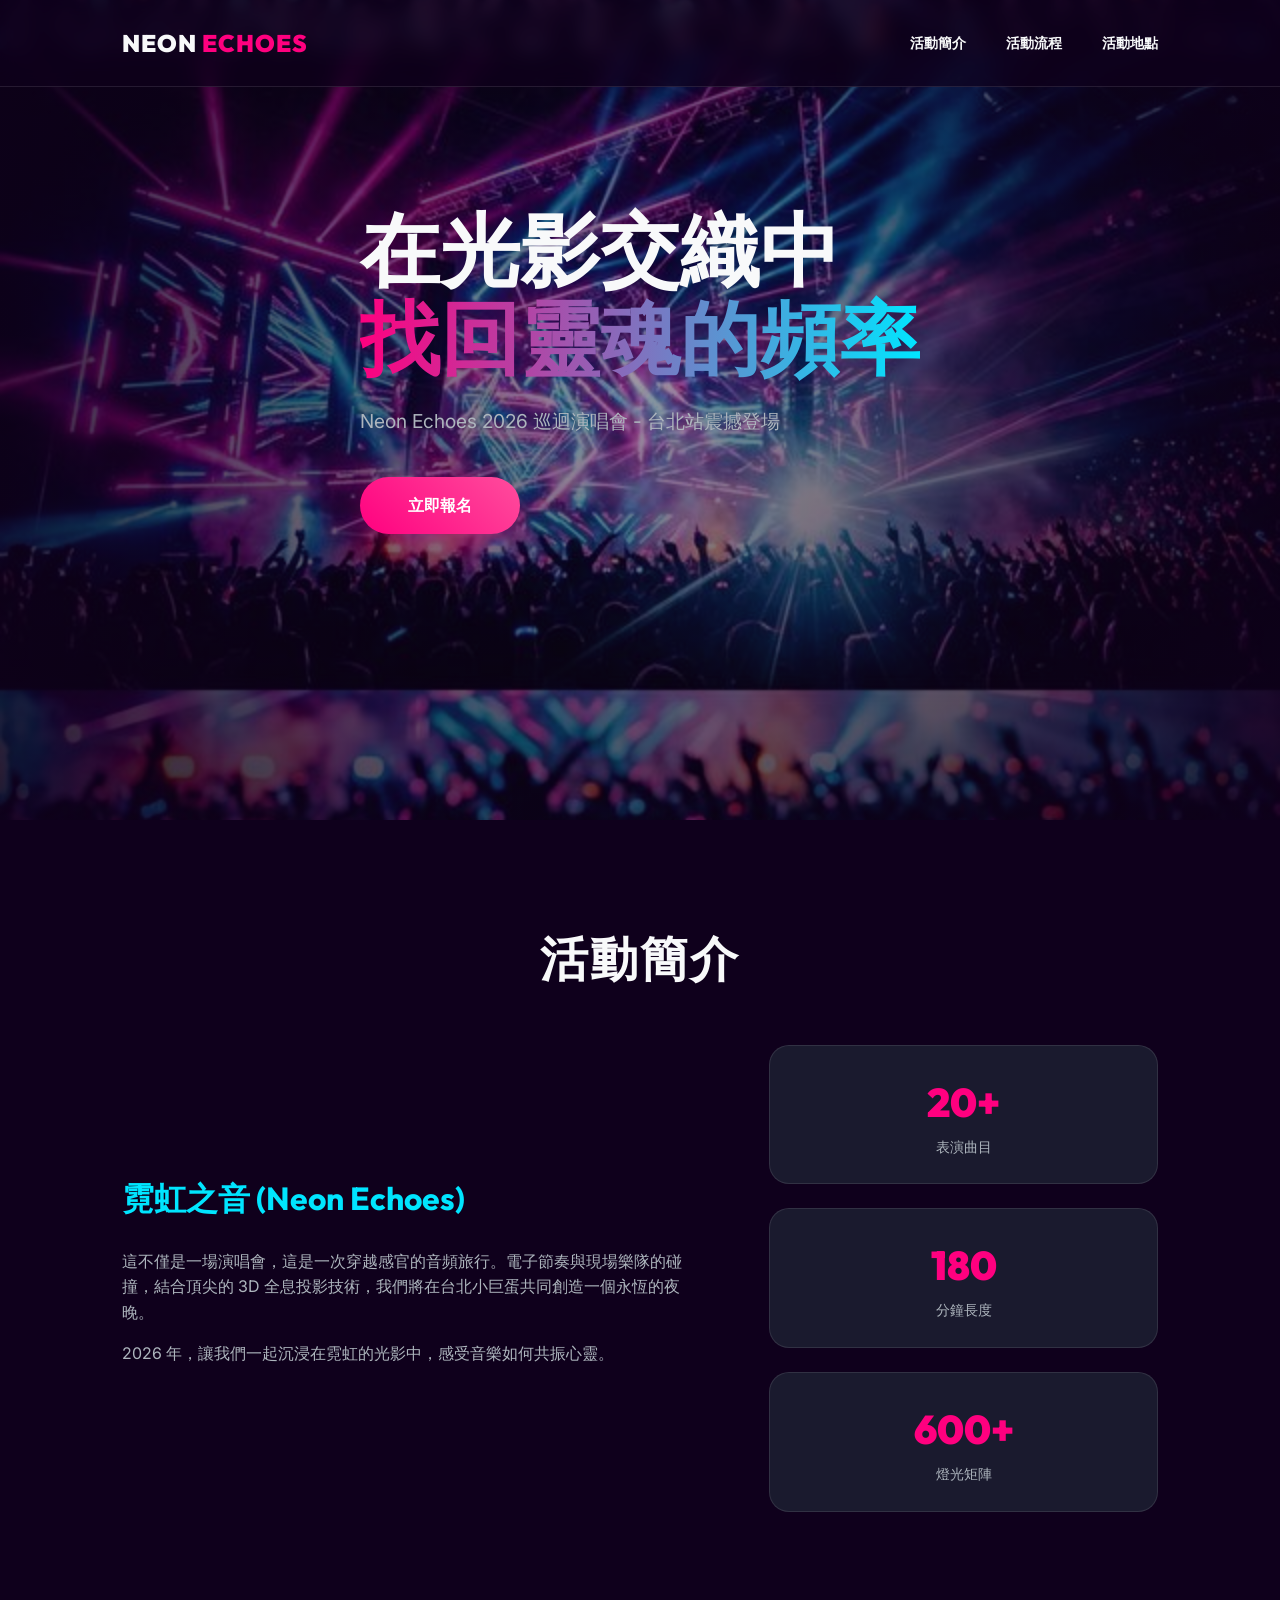
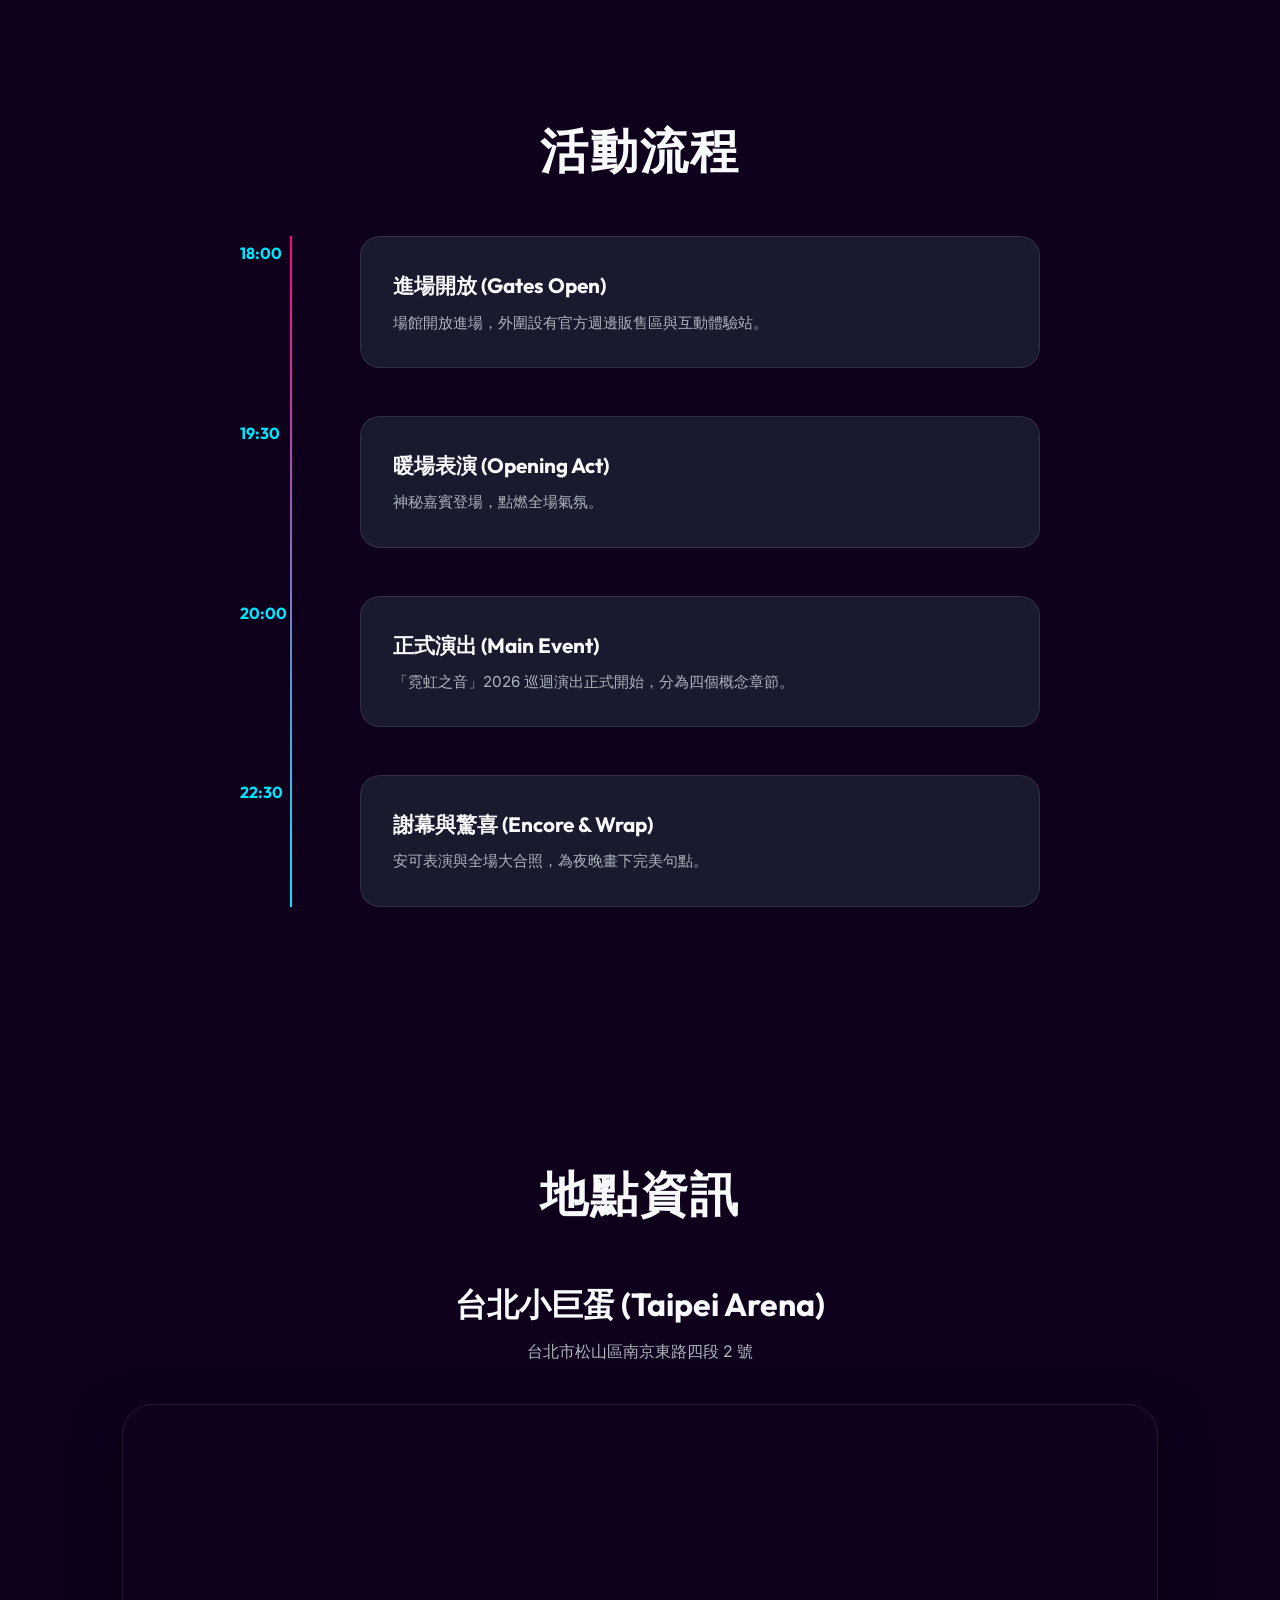
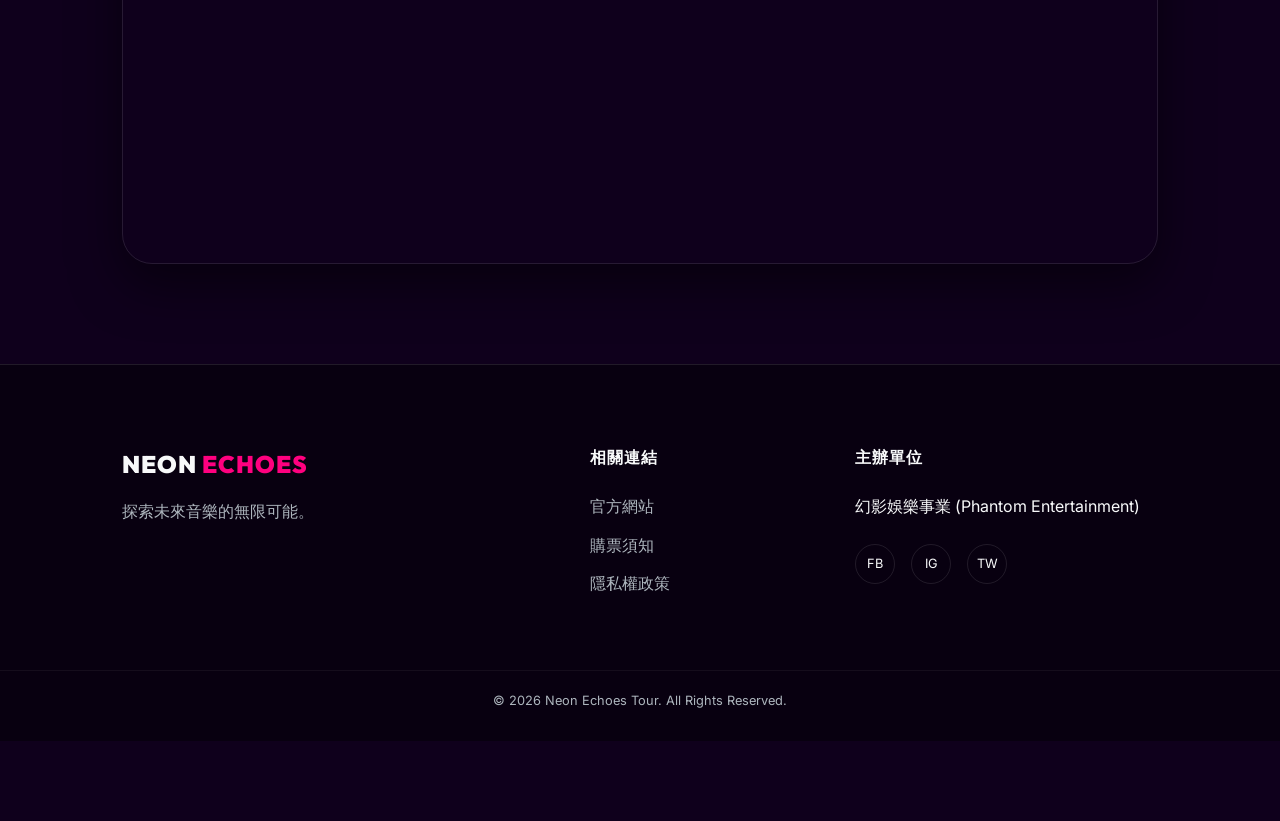
<file: 11418054/index.html>
<!DOCTYPE html>
<html lang="zh-Hant">
<head>
    <meta charset="UTF-8">
    <meta name="viewport" content="width=device-width, initial-scale=1.0">
    <title>Neon Echoes 2026巡迴演唱會 | 霓虹之音</title>
    <meta name="description" content="霓虹之音 (Neon Echoes) 2026 巡迴演唱會 - 在光影交織中，找回靈魂的頻率。立即報名，體驗極致震撼的音樂盛宴。">
    <!-- Google Fonts: Outfit and Inter -->
    <link rel="preconnect" href="https://fonts.googleapis.com">
    <link rel="preconnect" href="https://fonts.gstatic.com" crossorigin>
    <link href="https://fonts.googleapis.com/css2?family=Inter:wght@300;400;600&family=Outfit:wght@400;700;900&display=swap" rel="stylesheet">
    <link rel="stylesheet" href="index.css">
</head>
<body>

    <!-- Header / Navbar -->
    <header>
        <nav class="container">
            <div class="logo">NEON <span>ECHOES</span></div>
            <ul class="nav-links">
                <li><a href="#about">活動簡介</a></li>
                <li><a href="#schedule">活動流程</a></li>
                <li><a href="#venue">活動地點</a></li>
            </ul>
        </nav>
    </header>

    <main>
        <!-- Hero Section -->
        <section id="hero" class="hero">
            <div class="hero-content container">
                <h1 class="reveal">在光影交織中<br><span class="gradient-text">找回靈魂的頻率</span></h1>
                <p class="reveal-delay">Neon Echoes 2026 巡迴演唱會 - 台北站震撼登場</p>
                <a href="#register" class="cta-button reveal-delay-2">立即報名</a>
            </div>
            <div class="hero-overlay"></div>
        </section>

        <!-- About Section -->
        <section id="about" class="about section">
            <div class="container">
                <h2 class="section-title">活動簡介</h2>
                <div class="about-grid">
                    <div class="about-text scroll-reveal">
                        <h3>霓虹之音 (Neon Echoes)</h3>
                        <p>這不僅是一場演唱會，這是一次穿越感官的音頻旅行。電子節奏與現場樂隊的碰撞，結合頂尖的 3D 全息投影技術，我們將在台北小巨蛋共同創造一個永恆的夜晚。</p>
                        <p>2026 年，讓我們一起沉浸在霓虹的光影中，感受音樂如何共振心靈。</p>
                    </div>
                    <div class="about-stats scroll-reveal">
                        <div class="stat-card">
                            <span class="stat-number">20+</span>
                            <span class="stat-label">表演曲目</span>
                        </div>
                        <div class="stat-card">
                            <span class="stat-number">180</span>
                            <span class="stat-label">分鐘長度</span>
                        </div>
                        <div class="stat-card">
                            <span class="stat-number">600+</span>
                            <span class="stat-label">燈光矩陣</span>
                        </div>
                    </div>
                </div>
            </div>
        </section>

        <!-- Schedule Section -->
        <section id="schedule" class="schedule section">
            <div class="container">
                <h2 class="section-title">活動流程</h2>
                <div class="timeline">
                    <div class="timeline-item scroll-reveal">
                        <div class="timeline-time">18:00</div>
                        <div class="timeline-content">
                            <h4>進場開放 (Gates Open)</h4>
                            <p>場館開放進場，外圍設有官方週邊販售區與互動體驗站。</p>
                        </div>
                    </div>
                    <div class="timeline-item scroll-reveal">
                        <div class="timeline-time">19:30</div>
                        <div class="timeline-content">
                            <h4>暖場表演 (Opening Act)</h4>
                            <p>神秘嘉賓登場，點燃全場氣氛。</p>
                        </div>
                    </div>
                    <div class="timeline-item scroll-reveal">
                        <div class="timeline-time">20:00</div>
                        <div class="timeline-content">
                            <h4>正式演出 (Main Event)</h4>
                            <p>「霓虹之音」2026 巡迴演出正式開始，分為四個概念章節。</p>
                        </div>
                    </div>
                    <div class="timeline-item scroll-reveal">
                        <div class="timeline-time">22:30</div>
                        <div class="timeline-content">
                            <h4>謝幕與驚喜 (Encore & Wrap)</h4>
                            <p>安可表演與全場大合照，為夜晚畫下完美句點。</p>
                        </div>
                    </div>
                </div>
            </div>
        </section>

        <!-- Venue Section -->
        <section id="venue" class="venue section">
            <div class="container">
                <h2 class="section-title">地點資訊</h2>
                <div class="venue-info scroll-reveal">
                    <h3>台北小巨蛋 (Taipei Arena)</h3>
                    <p>台北市松山區南京東路四段 2 號</p>
                </div>
                <div class="map-container scroll-reveal">
                    <iframe src="https://www.google.com/maps/embed?pb=!1m18!1m12!1m3!1d3614.70!2d121.55!3d25.05!2m3!1f0!2f0!3f0!3m2!1i1024!2i768!4f13.1!3m3!1m2!1s0x3442abe6ed655af5%3A0x6a1006509a250325!2z5Y-w5YyX5bCP5beo6JuL!5e0!3m2!1szh-TW!2stw!4v1712550000000!5m2!1szh-TW!2stw" width="100%" height="450" style="border:0;" allowfullscreen="" loading="lazy" referrerpolicy="no-referrer-when-downgrade"></iframe>
                </div>
            </div>
        </section>
    </main>

    <!-- Footer -->
    <footer>
        <div class="container footer-content">
            <div class="footer-brand">
                <div class="logo">NEON <span>ECHOES</span></div>
                <p>探索未來音樂的無限可能。</p>
            </div>
            <div class="footer-links">
                <h4>相關連結</h4>
                <ul>
                    <li><a href="#">官方網站</a></li>
                    <li><a href="#">購票須知</a></li>
                    <li><a href="#">隱私權政策</a></li>
                </ul>
            </div>
            <div class="footer-organizer">
                <h4>主辦單位</h4>
                <p>幻影娛樂事業 (Phantom Entertainment)</p>
                <div class="social-links">
                    <a href="#" aria-label="Facebook">FB</a>
                    <a href="#" aria-label="Instagram">IG</a>
                    <a href="#" aria-label="Twitter">TW</a>
                </div>
            </div>
        </div>
        <div class="footer-bottom">
            <p>&copy; 2026 Neon Echoes Tour. All Rights Reserved.</p>
        </div>
    </footer>

    <script src="script.js"></script>
</body>
</html>
</file>
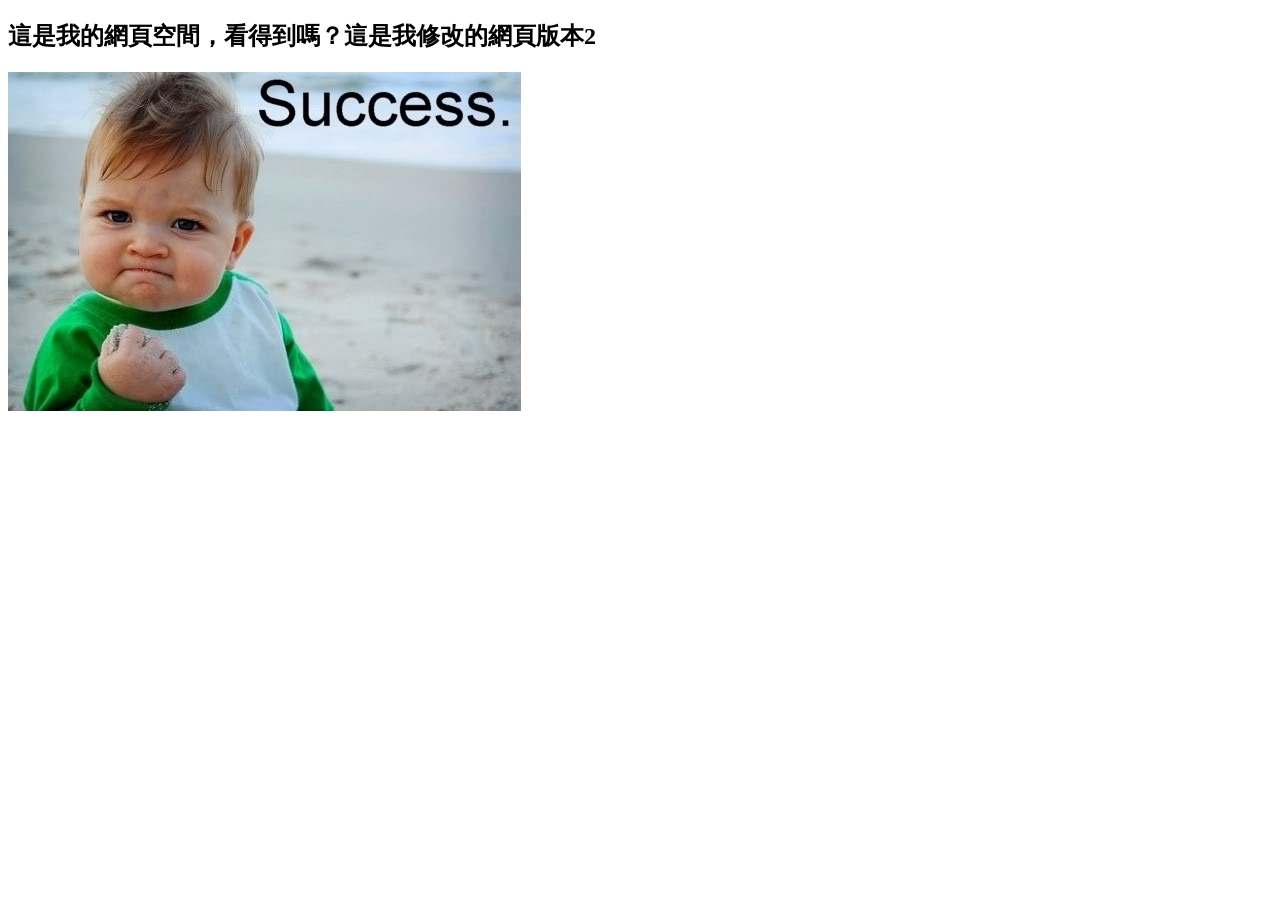
<file: test/test/index.html>
<!doctype html>
<html>
<head>
<meta charset="utf-8">
<title>Home Page</title>
</head>

<body>
<h2>這是我的網頁空間，看得到嗎？這是我修改的網頁版本2
</h2>
<p><img src="baby.jpg" width="513" height="339" alt=""/></p>
</body>
</html>
</file>
<file: 11418054/index.css>
:root {
    --bg-color: #0F001C;
    --card-bg: #1A1A2E;
    --primary-color: #FF007F;
    --secondary-color: #00E5FF;
    --text-main: #F8F9FA;
    --text-dim: #ADB5BD;
    --glass: rgba(255, 255, 255, 0.05);
    --glass-border: rgba(255, 255, 255, 0.1);
    --font-heading: 'Outfit', sans-serif;
    --font-body: 'Inter', sans-serif;
    --container-width: 1100px;
}

* {
    margin: 0;
    padding: 0;
    box-sizing: border-box;
}

html {
    scroll-behavior: smooth;
}

body {
    background-color: var(--bg-color);
    color: var(--text-main);
    font-family: var(--font-body);
    line-height: 1.6;
    overflow-x: hidden;
}

.container {
    max-width: var(--container-width);
    margin: 0 auto;
    padding: 0 2rem;
}

.section {
    padding: 100px 0;
}

.section-title {
    font-family: var(--font-heading);
    font-size: 3rem;
    font-weight: 900;
    margin-bottom: 3rem;
    text-align: center;
    text-transform: uppercase;
    letter-spacing: 2px;
}

/* Typography & Layout */
h1, h2, h3, h4 {
    font-family: var(--font-heading);
}

.gradient-text {
    background: linear-gradient(90deg, var(--primary-color), var(--secondary-color));
    -webkit-background-clip: text;
    -webkit-text-fill-color: transparent;
}

/* Header */
header {
    position: fixed;
    top: 0;
    width: 100%;
    z-index: 1000;
    padding: 1.5rem 0;
    backdrop-filter: blur(10px);
    background: rgba(15, 0, 28, 0.7);
    border-bottom: 1px solid var(--glass-border);
}

nav {
    display: flex;
    justify-content: space-between;
    align-items: center;
}

.logo {
    font-family: var(--font-heading);
    font-size: 1.5rem;
    font-weight: 900;
    letter-spacing: 1px;
}

.logo span {
    color: var(--primary-color);
}

.nav-links {
    display: flex;
    list-style: none;
    gap: 2.5rem;
}

.nav-links a {
    text-decoration: none;
    color: var(--text-main);
    font-weight: 600;
    font-size: 0.9rem;
    transition: color 0.3s;
}

.nav-links a:hover {
    color: var(--primary-color);
}

/* Hero Section */
.hero {
    height: 100vh;
    display: flex;
    align-items: center;
    position: relative;
    background: url('hero-bg.png') center/cover no-repeat;
    margin-top: -80px; /* Offset for fixed header */
}

.hero-overlay {
    position: absolute;
    top: 0;
    left: 0;
    width: 100%;
    height: 100%;
    background: radial-gradient(circle at center, rgba(15, 0, 28, 0.4), rgba(15, 0, 28, 0.9));
    z-index: 1;
}

.hero-content {
    position: relative;
    z-index: 2;
    max-width: 800px;
}

.hero h1 {
    font-size: 5rem;
    line-height: 1.1;
    margin-bottom: 1.5rem;
}

.hero p {
    font-size: 1.2rem;
    color: var(--text-dim);
    margin-bottom: 2.5rem;
}

.cta-button {
    display: inline-block;
    padding: 1rem 3rem;
    background: linear-gradient(45deg, var(--primary-color), #ff4d9d);
    color: white;
    text-decoration: none;
    font-weight: 700;
    border-radius: 50px;
    font-family: var(--font-heading);
    transition: transform 0.3s, box-shadow 0.3s;
    box-shadow: 0 10px 30px rgba(255, 0, 127, 0.3);
}

.cta-button:hover {
    transform: translateY(-5px);
    box-shadow: 0 15px 40px rgba(255, 0, 127, 0.5);
}

/* About Section */
.about-grid {
    display: grid;
    grid-template-columns: 1.5fr 1fr;
    gap: 4rem;
    align-items: center;
}

.about-text h3 {
    font-size: 2rem;
    margin-bottom: 1.5rem;
    color: var(--secondary-color);
}

.about-text p {
    margin-bottom: 1rem;
    color: var(--text-dim);
}

.about-stats {
    display: grid;
    grid-template-columns: 1fr;
    gap: 1.5rem;
}

.stat-card {
    background: var(--card-bg);
    padding: 1.5rem;
    border-radius: 20px;
    border: 1px solid var(--glass-border);
    text-align: center;
    transition: border-color 0.3s;
}

.stat-card:hover {
    border-color: var(--secondary-color);
}

.stat-number {
    display: block;
    font-size: 2.5rem;
    font-weight: 900;
    font-family: var(--font-heading);
    color: var(--primary-color);
}

.stat-label {
    color: var(--text-dim);
    font-size: 0.9rem;
}

/* Timeline */
.timeline {
    position: relative;
    max-width: 800px;
    margin: 0 auto;
}

.timeline::before {
    content: '';
    position: absolute;
    left: 50px;
    top: 0;
    bottom: 0;
    width: 2px;
    background: linear-gradient(180deg, var(--primary-color), var(--secondary-color));
}

.timeline-item {
    display: flex;
    margin-bottom: 3rem;
    position: relative;
}

.timeline-time {
    width: 100px;
    text-align: left;
    padding-top: 5px;
    font-weight: 700;
    color: var(--secondary-color);
    font-family: var(--font-heading);
}

.timeline-content {
    background: var(--card-bg);
    padding: 2rem;
    border-radius: 20px;
    border: 1px solid var(--glass-border);
    margin-left: 20px;
    flex: 1;
}

.timeline-content h4 {
    font-size: 1.3rem;
    margin-bottom: 0.5rem;
    color: var(--text-main);
}

.timeline-content p {
    color: var(--text-dim);
    font-size: 0.95rem;
}

/* Venue Section */
.venue-info {
    text-align: center;
    margin-bottom: 2.5rem;
}

.venue-info h3 {
    font-size: 2rem;
    margin-bottom: 0.5rem;
}

.venue-info p {
    color: var(--text-dim);
}

.map-container {
    border-radius: 30px;
    overflow: hidden;
    border: 1px solid var(--glass-border);
    box-shadow: 0 20px 50px rgba(0,0,0,0.5);
}

/* Footer */
footer {
    background: #080010;
    padding: 80px 0 30px;
    border-top: 1px solid var(--glass-border);
}

.footer-content {
    display: grid;
    grid-template-columns: 2fr 1fr 1.5fr;
    gap: 4rem;
}

.footer-brand p {
    margin-top: 1rem;
    color: var(--text-dim);
}

.footer-links h4, .footer-organizer h4 {
    margin-bottom: 1.5rem;
    color: var(--text-main);
    text-transform: uppercase;
    font-size: 1rem;
    letter-spacing: 1px;
}

.footer-links ul {
    list-style: none;
}

.footer-links li {
    margin-bottom: 0.8rem;
}

.footer-links a {
    color: var(--text-dim);
    text-decoration: none;
    transition: color 0.3s;
}

.footer-links a:hover {
    color: var(--secondary-color);
}

.social-links {
    margin-top: 1.5rem;
    display: flex;
    gap: 1rem;
}

.social-links a {
    color: var(--text-main);
    text-decoration: none;
    width: 40px;
    height: 40px;
    border: 1px solid var(--glass-border);
    display: flex;
    align-items: center;
    justify-content: center;
    border-radius: 50%;
    font-size: 0.8rem;
    transition: all 0.3s;
}

.social-links a:hover {
    background: var(--primary-color);
    border-color: var(--primary-color);
}

.footer-bottom {
    margin-top: 60px;
    text-align: center;
    padding-top: 20px;
    border-top: 1px solid rgba(255,255,255,0.05);
}

.footer-bottom p {
    color: var(--text-dim);
    font-size: 0.8rem;
}

/* Animations */
.reveal {
    opacity: 0;
    transform: translateY(30px);
    animation: revealIn 0.8s forwards ease-out;
}

.reveal-delay {
    opacity: 0;
    transform: translateY(30px);
    animation: revealIn 0.8s 0.3s forwards ease-out;
}

.reveal-delay-2 {
    opacity: 0;
    transform: translateY(30px);
    animation: revealIn 0.8s 0.6s forwards ease-out;
}

@keyframes revealIn {
    to {
        opacity: 1;
        transform: translateY(0);
    }
}

.scroll-reveal {
    opacity: 0;
    transform: translateY(50px);
    transition: all 0.8s ease-out;
}

.scroll-reveal.active {
    opacity: 1;
    transform: translateY(0);
}

/* Responsive */
@media (max-width: 992px) {
    .hero h1 { font-size: 3.5rem; }
    .about-grid, .footer-content { grid-template-columns: 1fr; }
    .footer-content { gap: 2.5rem; }
}

@media (max-width: 600px) {
    .nav-links { display: none; }
    .hero h1 { font-size: 2.8rem; }
    .timeline::before { left: 20px; }
    .timeline-time { width: 60px; font-size: 0.8rem; }
    .timeline-content { margin-left: 10px; padding: 1.5rem; }
}
</file>
